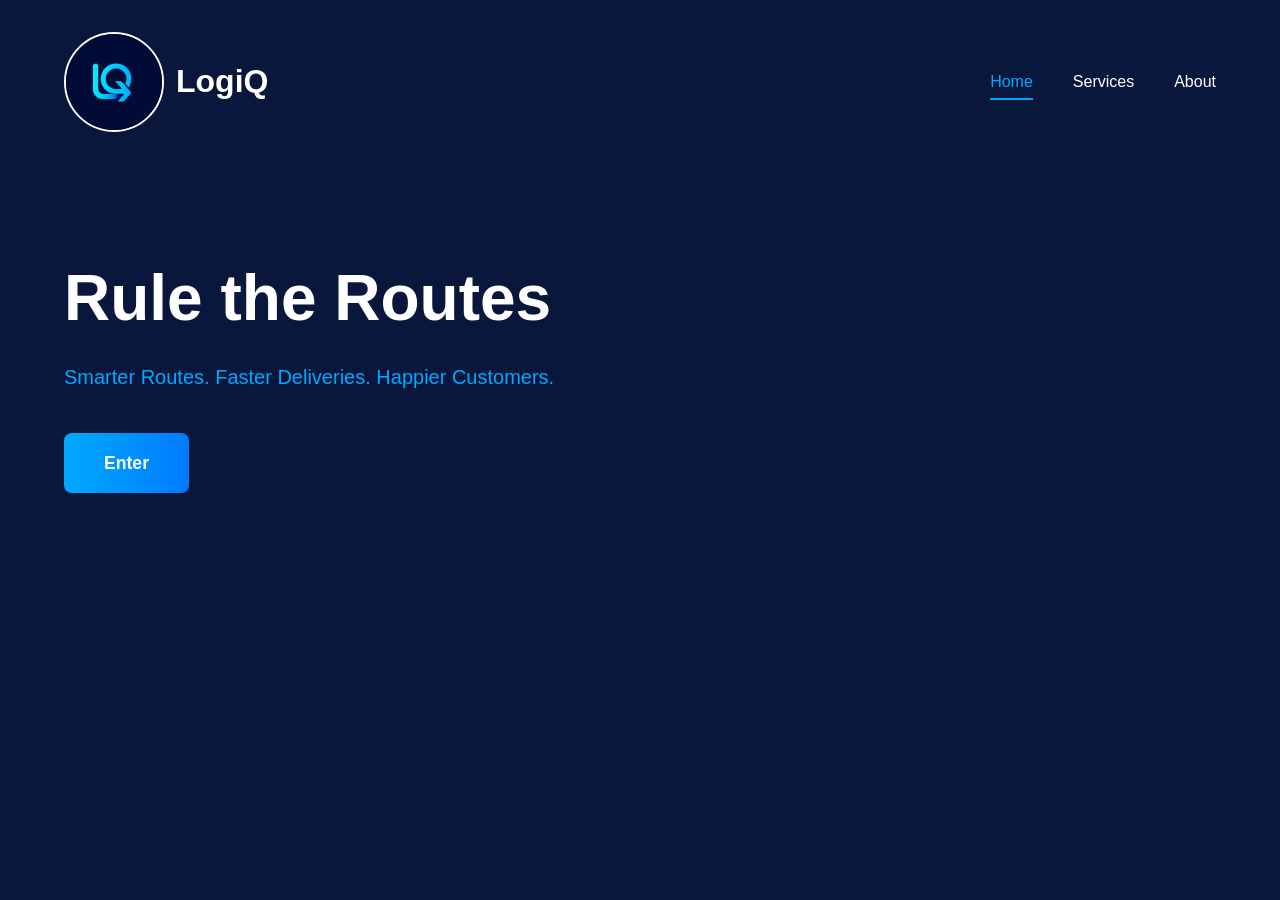
<file: index.html>
<!DOCTYPE html>
<html lang="en">
<head>
    <meta charset="UTF-8">
    <meta name="viewport" content="width=device-width, initial-scale=1.0">
    <title>LogiQ</title>

    <link href="home.css" rel="stylesheet">
</head>
<body>

    <header class="hero-section">
        <video class="background-video" src="index.mp4" autoplay loop muted playsinline></video>
        <div class="video-overlay"></div>

        <div class="container">
            <nav class="main-nav">
                <a href="#" class="logo">
                    <img src="logo.jpg" alt="LogiQ Logo">
                    <span>LogiQ</span>
                </a>
                <ul>
                    <li><a href="home.html" class="active">Home</a></li>
                    <li><a href="service.html">Services</a></li>
                    <li><a href="about.html">About</a></li>
                </ul>
            </nav>

            <div class="hero-content">
                <h1>Rule the Routes</h1>
                <p>Smarter Routes. Faster Deliveries. Happier Customers.</p>
                <div class="hero-buttons">
                    <a href="fleet.html" class="cta-button">Enter</a>
                </div>
            </div>
        </div>
    </header>
</body>
</html>
</file>
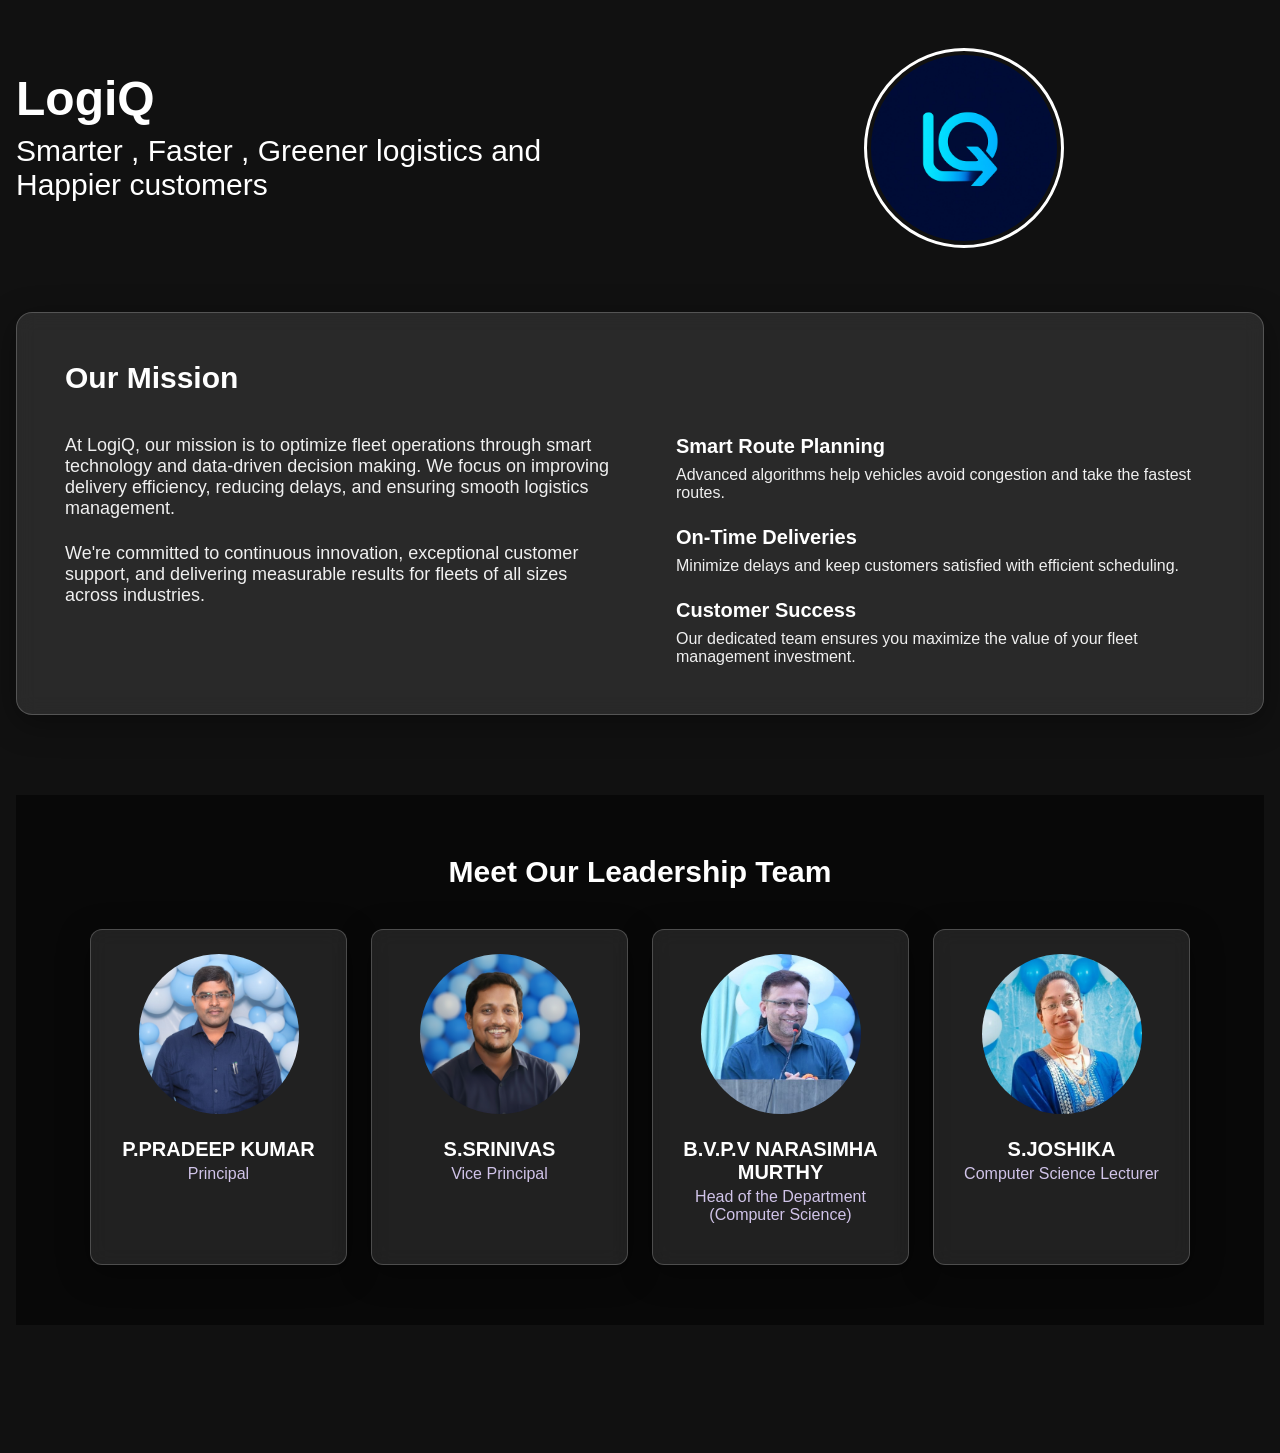
<file: about.html>
<!DOCTYPE html>
<html lang="en">
<head>
    <meta charset="UTF-8" />
    <meta name="viewport" content="width=device-width, initial-scale=1.0" />
    <title>About LogiQ</title>
    
    <link rel="stylesheet" href="about.css" />
    
</head>
<body>
    <div class="page-wrapper">
        <video autoplay muted loop playsinline class="page-background-video">
            <source src="about-back.mp4" type="video/mp4">
            Your browser does not support the video tag.
        </video>

        <main class="main-container">

            <section class="hero-section">
                <div class="hero-grid">
                    <div class="hero-text">
                        <h1>
                            LogiQ
                            <span>Smarter , Faster , Greener logistics and Happier customers</span>
                        </h1>
                    </div>
                    <div class="hero-image-card">
                        <img src="logo.jpg" alt="LogiQ Logo" />
                    </div>
                </div>
            </section>

            <section class="mission-section">
                <div class="mission-card">
                    <h2 class="section-title">Our Mission</h2>
                    <div class="mission-grid">
                        <div class="mission-text">
                            <p>
                                At LogiQ, our mission is to optimize fleet operations through 
                    smart technology and data-driven decision making. We focus on 
                    improving delivery efficiency, reducing delays, and ensuring 
                    smooth logistics management. 
                            </p>
                            <p>
                                We're committed to continuous innovation, exceptional customer support, and
                                delivering measurable results for fleets of all sizes across industries.
                            </p>
                        </div>
                        <div class="mission-points">
                            <div class="point">
                                <i class="fa-solid fa-leaf point-icon"></i>
                                <div>
                                    <h3>Smart Route Planning</h3>
                                    <p>Advanced algorithms help vehicles avoid congestion and take the fastest routes.</p>
                                </div>
                            </div>
                            <div class="point">
                                <i class="fa-solid fa-arrow-trend-up point-icon"></i>
                                <div>
                                    <h3>On-Time Deliveries</h3>
                                    <p>Minimize delays and keep customers satisfied with efficient scheduling.</p>
                                </div>
                            </div>
                            <div class="point">
                                <i class="fa-solid fa-headset point-icon"></i>
                                <div>
                                    <h3>Customer Success</h3>
                                    <p>Our dedicated team ensures you maximize the value of your fleet management investment.</p>
                                </div>
                            </div>
                        </div>
                    </div>
                </div>
            </section>

            <section class="leadership-section">
                <div class="video-background">
                    <video autoplay muted loop playsinline>
                        <source src="about-back.mp4" type="video/mp4">
                        Your browser does not support the video tag.
                    </video>
                </div>

                <div class="content-overlay">
                    <h2 class="section-title white-text">Meet Our Leadership Team</h2>
                    <div class="leadership-grid">
                        <div class="leader-card">
                            <div class="leader-image-container">
                                <img src="principal.jpg" alt="principal portrait" />
                            </div>
                            <div class="leader-content">
                                <h3>P.PRADEEP KUMAR</h3>
                                <p class="leader-title">Principal</p>
                              
                            </div>
                        </div>

                        <div class="leader-card">
                            <div class="leader-image-container">
                                <img src="viceprincipal.jpg" alt="vice principal portrait" />
                            </div>
                            <div class="leader-content">
                                <h3>S.SRINIVAS</h3>
                                <p class="leader-title">Vice Principal</p>
                                
                            </div>
                        </div>

                        <div class="leader-card">
                            <div class="leader-image-container">
                                <img src="hod.jpg" alt="HOD portrait" />
                            </div>
                            <div class="leader-content">
                                <h3>B.V.P.V NARASIMHA MURTHY</h3>
                                <p class="leader-title">Head of the Department<br>
                                    (Computer Science)</p>
                                
                            </div>
                        </div>

                        <div class="leader-card">
                            <div class="leader-image-container">
                                <img src="josh.jpg" alt="Joshika mam" />
                            </div>
                            <div class="leader-content">
                                <h3>S.JOSHIKA</h3>
                                <p class="leader-title">Computer Science Lecturer</p>
                              
                            </div>
                        </div>

                    </div>
                </div>
            </section>
        </main>
    </div>
</body>
</html>
</file>
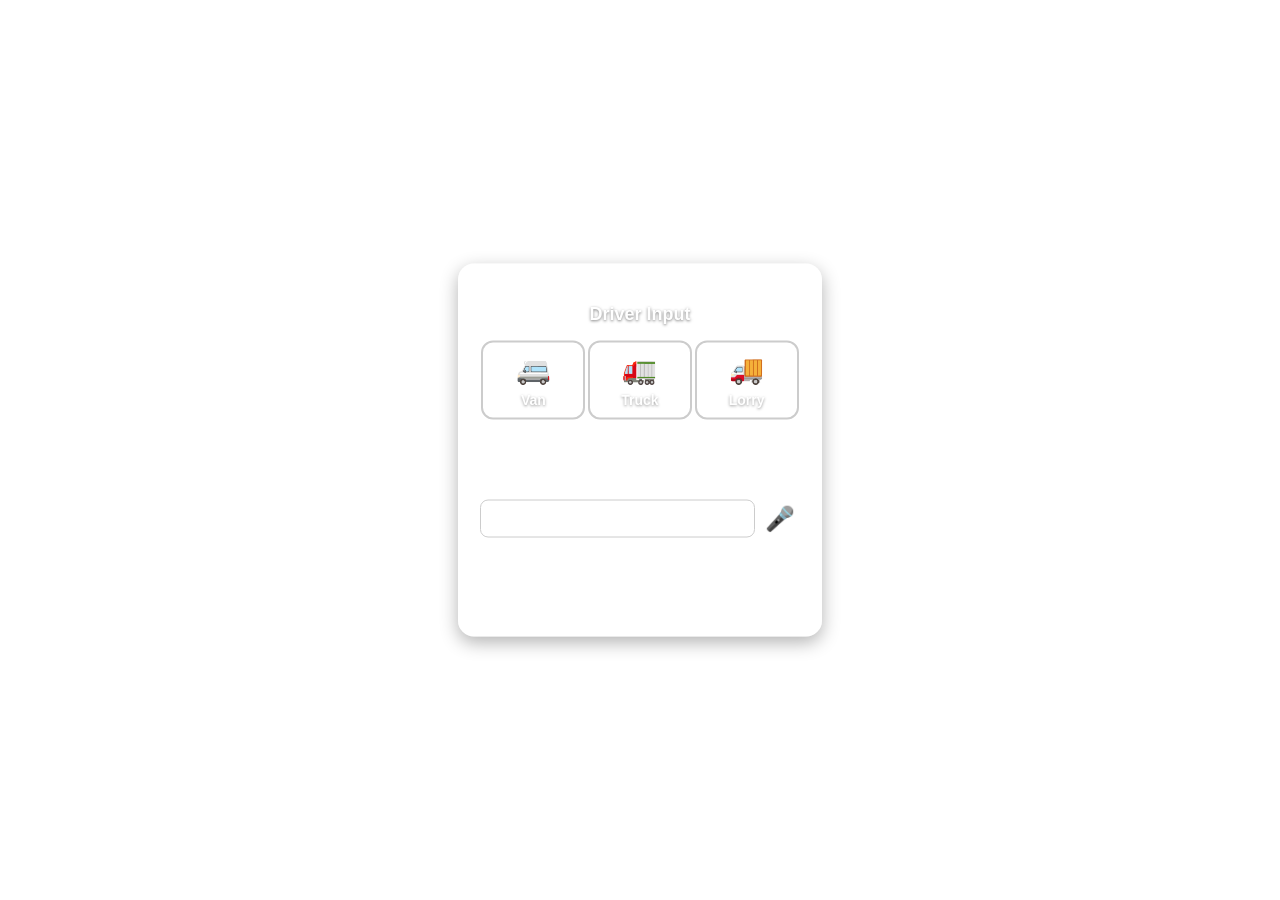
<file: fleet.html>
<!DOCTYPE html>
<html lang="en">
<head>
  <meta charset="UTF-8" />
  <title>The LogiQ Way</title>
  <meta name="viewport" content="width=device-width, initial-scale=1" />
  <link rel="stylesheet" href="fleet.css">

</head>
<body>

  <!-- Background Video -->
  <video autoplay muted loop id="bgVideo">
    <source src="fleet.mp4" type="video/mp4">
  </video>

  <!-- Driver Input Panel -->
  <div class="panel">
    <h3>Driver Input</h3>
    <div class="vehicles">
      <div class="vehicle-option" id="van"><div style="font-size:28px;">🚐</div><span>Van</span></div>
      <div class="vehicle-option" id="truck"><div style="font-size:28px;">🚛</div><span>Truck</span></div>
      <div class="vehicle-option" id="lorry"><div style="font-size:28px;">🚚</div><span>Lorry</span></div>
    </div>
    <select id="cc"></select>
    <div style="display:flex; align-items:center;">
      <input id="destInput" type="text" placeholder="Enter destination" />
      <button class="mic-btn" id="micBtn">🎤</button>
    </div>
    <button id="okBtn" class="ok-btn">OK</button>
  </div>

  <script>
    let selectedVehicle = null;
    let selectedCC = "1500 CC";

    const vehicles = document.querySelectorAll(".vehicle-option");
    const ccSelect = document.getElementById("cc");
    const ccOptions = {
      van: ["1500 CC", "2000 CC", "2500 CC"],
      truck: ["4000 CC", "5000 CC", "6000 CC", "7000 CC"],
      lorry: ["6000 CC", "7000 CC", "8000 CC", "9000 CC", "10000 CC"]
    };

    vehicles.forEach(v => {
      v.addEventListener("click", () => {
        vehicles.forEach(b => b.classList.remove("active"));
        v.classList.add("active");
        selectedVehicle = v.id;

        ccSelect.innerHTML = "";
        ccOptions[selectedVehicle].forEach(cc => {
          const option = document.createElement("option");
          option.textContent = cc;
          ccSelect.appendChild(option);
        });
        selectedCC = ccSelect.value;
      });
    });

    ccSelect.addEventListener("change", () => selectedCC = ccSelect.value);

    // Voice input
    const micBtn = document.getElementById("micBtn");
    const destInput = document.getElementById("destInput");
    if ('webkitSpeechRecognition' in window) {
      const recognition = new webkitSpeechRecognition();
      recognition.lang = "en-IN";
      recognition.onresult = e => destInput.value = e.results[0][0].transcript;
      micBtn.addEventListener("click", () => recognition.start());
    }

    // Function to redirect to map page
    function redirectToMap() {
      const query = destInput.value;
      if (!query) return alert("Enter destination!");
      if (!selectedVehicle) return alert("Select vehicle type!");

      const cc = ccSelect.value;
      window.location.href = `map.html?vehicle=${selectedVehicle}&cc=${cc}&dest=${encodeURIComponent(query)}`;
    }

    // OK button click
    document.getElementById("okBtn").addEventListener("click", redirectToMap);

    // Enter key press
    destInput.addEventListener("keypress", function(e) {
      if (e.key === "Enter") {
        e.preventDefault();
        redirectToMap();
      }
    });
  </script>

</body>
</html>
</file>
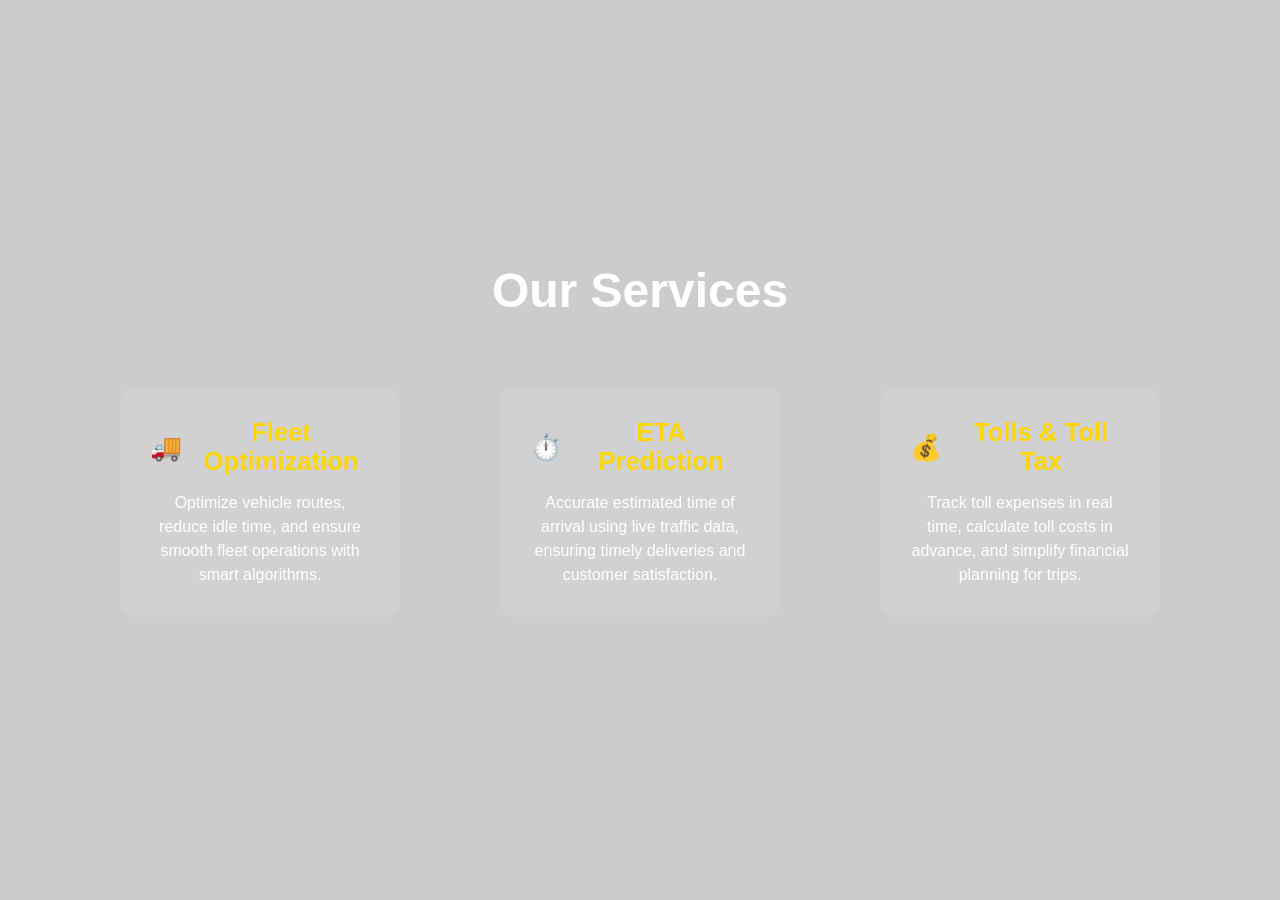
<file: service.html>
<!DOCTYPE html>
<html lang="en">
<head>
  <meta charset="UTF-8">
  <meta name="viewport" content="width=device-width, initial-scale=1.0">
  <title>Our Services</title>
  <style>
    /* Reset */
    * {
      margin: 0;
      padding: 0;
      box-sizing: border-box;
    }

    body, html {
      height: 100%;
      font-family: Arial, sans-serif;
      color: white;
    }

    /* Background video */
    #bg-video {
      position: fixed;
      right: 0;
      bottom: 0;
      min-width: 100%;
      min-height: 100%;
      object-fit: cover;
      z-index: -1;
    }

    /* Overlay to improve readability */
    .overlay {
      background: rgba(0, 0, 0, 0.2);
      position: absolute;
      top: 0;
      left: 0;
      width: 100%;
      height: 100%;
      display: flex;
      flex-direction: column;
      align-items: center;
      justify-content: center;
      padding: 40px 20px;
    }

    .title {
      font-size: 3rem;
      margin-bottom: 50px;
      text-align: center;
    }

    /* Service Blocks */
    .services-container {
      display: flex;
      gap: 60px; /* increased spacing between service boxes */
      flex-wrap: wrap;
      justify-content: center;
    }

    .service-box {
      background: rgba(255, 255, 255, 0.1);
      padding: 30px;
      border-radius: 15px;
      width: 280px;
      text-align: center;
      transition: transform 0.3s, background 0.3s;
      margin: 20px; /* extra space around each box */
    }

    /* Headings inline */
    .service-box h2 {
      font-size: 1.6rem;
      margin-bottom: 15px;
      color: #FFD700;
      display: flex;
      align-items: center;
      justify-content: center;
      gap: 10px; /* space between icon and text */
    }

    .service-box p {
      font-size: 1rem;
      line-height: 1.5;
    }

    .service-box:hover {
      transform: scale(1.05);
      background: rgba(255, 255, 255, 0.2);
    }

    /* Responsive */
    @media (max-width: 768px) {
      .title {
        font-size: 2rem;
      }
      .services-container {
        flex-direction: column;
        align-items: center;
      }
      .service-box {
        width: 90%;
      }
    }
  </style>
</head>
<body>
  <!-- Background Video -->
  <video autoplay muted loop id="bg-video">
    <source src="services.mp4" type="video/mp4">
  </video>

  <!-- Content Overlay -->
  <div class="overlay">
    <h1 class="title">Our Services</h1>
    <div class="services-container">
      <div class="service-box">
        <h2><span>🚚</span> Fleet Optimization</h2>
        <p>Optimize vehicle routes, reduce idle time, and ensure smooth fleet operations with smart algorithms.</p>
      </div>
      <div class="service-box">
        <h2><span>⏱️</span> ETA Prediction</h2>
        <p>Accurate estimated time of arrival using live traffic data, ensuring timely deliveries and customer satisfaction.</p>
      </div>
      <div class="service-box">
        <h2><span>💰</span> Tolls & Toll Tax</h2>
        <p>Track toll expenses in real time, calculate toll costs in advance, and simplify financial planning for trips.</p>
      </div>
    </div>
  </div>
</body>
</html>
</file>
<file: home.css>
* {
    margin: 0;
    padding: 0;
    box-sizing: border-box;
}

body {
    font-family: 'Poppins', sans-serif;
    background-color: #0a183d;
    color: #ffffff;
    line-height: 1.6;
}

.hero-section {
    position: relative; 
    min-height: 100vh;
    padding: 2rem 0;
    overflow: hidden; 
    display: flex;
    flex-direction: column;
}

.background-video {
    position: absolute;
    top: 50%;
    left: 50%;
    width: 100%;
    height: 100%;
    object-fit: cover; 
    transform: translate(-50%, -50%);
    z-index: -2; 
}

.video-overlay {
    position: absolute;
    top: 0;
    left: 0;
    width: 100%;
    height: 100%;
    background-color: rgba(10, 24, 61, 0.2); 
    z-index: -1; 
}

.container {
    width: 100%;      
    padding: 0 5%;  
    position: relative; 
}


.main-nav {
    display: flex;
    align-items: center;
    padding-bottom: 8rem;
    font-family: 'Montserrat', sans-serif;
}

.logo {
    display: flex;
    align-items: center;
    text-decoration: none;
    font-family: 'Montserrat', sans-serif; 
    color: #ffffff;
    font-size: 2rem;
    font-weight: 700;
}

.logo img {
    height: 100px;
    margin-right: 0.75rem;
    border-radius: 50%;
    border: 2px solid white;
}

.main-nav ul {
    list-style: none;
    display: flex;
    gap: 2.5rem;
    margin-left: auto;
}

.main-nav ul li a {
    text-decoration: none;
    color: #ffffff;
    font-size: 1rem;
    font-weight: 400;
    padding-bottom: 0.5rem;
    transition: color 0.3s ease;
}

.main-nav ul li a:hover {
    color: #00a9ff;
}

.main-nav ul li a.active {
    color: #00a9ff;
    border-bottom: 2px solid #00a9ff;
}


.hero-content {
    text-align: left;
}

.hero-content h1 {
    font-size: 4rem;
    font-weight: 700;
    line-height: 1.2;
    margin-bottom: 1.5rem;
    font-family: 'Montserrat', sans-serif; 
}

.hero-content p {
    font-size: 1.25rem;
    color: #00a9ff;
    margin-bottom: 2.5rem;
}


.cta-button {
    font-family: 'Poppins', sans-serif;
    font-size: 1.1rem;
    font-weight: 600;
    color: #ffffff;
    background: linear-gradient(90deg, #00a9ff, #007bff);
    border: none;
    border-radius: 8px;
    padding: 1rem 2.5rem;
    cursor: pointer;
    text-decoration: none;   
    display: inline-block;   
    transition: transform 0.3s ease, box-shadow 0.3s ease, background 0.4s ease;
}

.cta-button:hover {
    transform: translateY(-3px);
    box-shadow: 0 10px 20px rgba(0, 169, 255, 0.4);
    background: linear-gradient(90deg, #0090e0, #005fcc); 
    text-decoration: none;   
}
</file>
<file: about.css>
/* Basic Reset and Typography */
* {
    margin: 0;
    padding: 0;
    box-sizing: border-box;
}

body {
    font-family: 'Open Sans', 'Lato', sans-serif;
    background-color: #111; /* Fallback color */
}

.page-wrapper {
    min-height: 100vh;
    position: relative; 
    overflow: hidden; 
}

.page-background-video {
    position: absolute;
    top: 0;
    left: 0;
    width: 100%;
    height: 100%;
    object-fit: cover;
    z-index: -1;
}

.main-container {
    max-width: 1280px;
    margin-left: auto;
    margin-right: auto;
    padding: 3rem 1rem;
    position: relative;
    z-index: 1;
}

.section-title {
    font-size: 1.875rem;
    font-weight: 700;
    margin-bottom: 2.5rem;
    position: relative;
    color: #fff; /* Make section titles white by default to work on transparent backgrounds */
}

/* --- Hero Section --- */
.hero-section {
    margin-bottom: 4rem;
}

.hero-grid {
    display: grid;
    grid-template-columns: 1fr;
    gap: 3rem;
    align-items: center;
}

.hero-text h1 {
    font-size: 2.25rem;
    font-weight: 700;
    color: #fff;
    margin-bottom: 1.5rem;
}

.hero-text h1 span {
    display: block;
    font-size: 1.5rem;
    font-weight: 400;
    margin-top: 0.5rem;
}

.hero-text p {
    font-size: 1.125rem;
    color: #e5e7eb;
    margin-bottom: 2rem;
}

.hero-image-card {
    position: relative;
    display: flex;
    align-items: center;
    justify-content: center;
    background-color: transparent;
    box-shadow: none;
    border-radius: 0;
    height: auto;
}

.hero-image-card:hover img {
    transform: scale(1.05);
}

.hero-image-card img {
    width: 200px;
    height: 200px;
    object-fit: contain;
    transition: transform 0.3s ease;
    border: 3px solid white;
    padding: 0.25rem;
    border-radius: 50%;
}

/* --- Mission Section --- */
.mission-section {
    margin-bottom: 5rem;
}

.mission-card {
    background-color: rgba(255, 255, 255, 0.1);
    backdrop-filter: blur(10px);
    border: 1px solid rgba(255, 255, 255, 0.2);
    color: #f0f0f0;
    border-radius: 1rem;
    box-shadow: 0 8px 32px 0 rgba(0, 0, 0, 0.37);
    padding: 2rem;
    position: relative;
    overflow: hidden;
    transition: background-color 0.3s ease, border 0.3s ease;
}

.mission-card:hover {
    background-color: rgba(255, 255, 255, 0.25);
    border: 1px solid rgba(255, 255, 255, 0.4);
}

.mission-grid {
    display: grid;
    grid-template-columns: 1fr;
    gap: 2.5rem;
    position: relative;
}

.mission-text p {
    font-size: 1.125rem;
    margin-bottom: 1.5rem;
}
.mission-text p:last-child {
    margin-bottom: 0;
}

.mission-points .point {
    display: flex;
    align-items: flex-start;
    margin-bottom: 1.5rem;
}
.mission-points .point:last-child {
    margin-bottom: 0;
}

.point-icon {
    color: #fff;
    font-size: 1.5rem;
    margin-right: 1rem;
    margin-top: 0.25rem;
}

.point h3 {
    font-size: 1.25rem;
    font-weight: 600;
    color: #fff;
    margin-bottom: 0.5rem;
}


/* --- Leadership Section --- */
.leadership-section {
    position: relative;
    overflow: hidden;
    padding: 60px 20px;
    color: #fff;
    margin-bottom: 5rem;
}

.video-background {
    position: absolute;
    top: 0;
    left: 0;
    width: 100%;
    height: 100%;
    z-index: -1;
}

.video-background video {
    width: 100%;
    height: 100%;
    object-fit: cover;
}

.leadership-section::before {
    content: '';
    position: absolute;
    top: 0;
    left: 0;
    width: 100%;
    height: 100%;
    background-color: rgba(0, 0, 0, 0.5);
    z-index: 0;
}

.content-overlay {
    position: relative;
    z-index: 1;
    text-align: center;
}

.leadership-grid {
    display: flex;
    gap: 1.5rem;
    max-width: 1100px;
    margin: 0 auto;
}

.leader-card {
    background-color: rgba(255, 255, 255, 0.1); /* Semi-transparent white */
    backdrop-filter: blur(10px); /* Frosted glass effect */
    border: 1px solid rgba(255, 255, 255, 0.2); /* Subtle border */
    border-radius: 0.75rem;
    box-shadow: 0 8px 32px 0 rgba(0, 0, 0, 0.37); /* Adjusted shadow */
    overflow: hidden;
    transition: background-color 0.3s ease, border-color 0.3s ease, box-shadow 0.3s ease; /* Updated transition */
    text-align: center; /* Centered the text to match the centered image */
    flex: 1; /* This allows the cards to grow and shrink to fill the space */
    min-width: 0; /* This allows cards to shrink properly in a flex container */
}

.leader-card:hover {
    border-color: #90d5ff; /* Icy blue border on hover */
    box-shadow: 0 0 20px rgba(144, 213, 255, 0.7); /* Icy blue glow effect */
}

.leader-image-container {
    width: 10rem; /* Reduced size to help cards fit better */
    height: 10rem; /* Reduced size to match width */
    overflow: hidden;
    border-radius: 50%; /* This makes the container a circle */
    margin: 1.5rem auto 0; /* This centers the image and adds space above it */
}

.leader-image-container img {
    width: 100%;
    height: 100%;
    object-fit: cover;
    transition: transform 0.3s ease;
}

.leader-card:hover .leader-image-container img {
    transform: scale(1.05);
}

.leader-content {
    padding: 1.5rem;
}

.leader-content h3 {
    font-size: 1.25rem;
    font-weight: 600;
    color: #ffffff;
    margin-bottom: 0.25rem;
}

.leader-title {
    color: #d1c4e9; /* Light purple for contrast */
    font-weight: 500;
    margin-bottom: 1rem;
}

.leader-bio {
    color: #f0f0f0; /* Light gray for readability */
    margin-bottom: 1rem;
    font-size: 0.9rem;
}

.social-links {
    display: flex;
    gap: 0.75rem;
}

.social-icon {
    width: 2rem;
    height: 2rem;
    display: flex;
    align-items: center;
    justify-content: center;
    border-radius: 9999px;
    background-color: #f3f4f6;
    color: #4b5563;
    text-decoration: none;
    transition: all 0.2s ease;
}

.social-icon:hover {
    background-color: #e9e5ff;
    color: #631bff;
}

/* --- Responsive Design --- */
@media (min-width: 768px) { /* Corrected breakpoint */
    .mission-card {
        padding: 3rem;
    }
    .mission-grid {
        grid-template-columns: repeat(2, 1fr);
    }
    .hero-text h1 {
        font-size: 3rem;
    }
    .hero-text h1 span {
        font-size: 1.875rem;
    }
    /* Removed conflicting leadership-grid styles */
}

@media (min-width: 1024px) {
    .hero-grid {
        grid-template-columns: repeat(2, 1fr);
    }
    /* Removed conflicting leadership-grid styles */
}
</file>
<file: fleet.css>
html, body { 
  height: 100%; 
  margin: 0;
  padding: 0; 
  font-family: Inter, Arial, sans-serif; 
}

/* Background video styling */
#bgVideo {
  position: fixed;
  top: 0;
  left: 0;
  width: 100%;
  height: 100%;
  object-fit: cover; /* Ensures video covers full screen */
  z-index: -1; /* Keeps it behind content */
}

/* Driver Input panel */
.panel {
  position: absolute; 
  top: 50%; 
  left: 50%; 
  transform: translate(-50%, -50%);
  z-index: 1000; 
  background: transparent; 
  padding: 20px; 
  border-radius: 16px;
  box-shadow: 0 6px 18px rgba(0,0,0,.3); 
  width: 320px; 
  text-align: left;
  transition: 0.3s;
  border: 2px solid rgba(255, 255, 255, 0.5); /* Added a subtle white border */
}

/* Blue glow on hover */
.panel:hover {
  box-shadow: 0 0 25px 6px rgba(0, 220, 255, 0.7);
  transform: translate(-50%, -50%) scale(1.02);
}

.vehicle-option:hover {
  box-shadow: 0 0 10px 6px rgba(0, 220, 255, 0.7);
  transform: translate(-5%, -5%) scale(1.02);
}

.panel h3 {
  margin-bottom: 16px;
  font-size: 18px;
  color: white; 
  text-shadow: 0 1px 3px rgba(0,0,0,0.5); 
  text-align: center;
}

.vehicles { 
  display: flex; 
  justify-content: space-around; 
  margin-bottom: 16px; 
}

.vehicle-option {
  display: flex; 
  flex-direction: column; 
  align-items: center;
  cursor: pointer; 
  border: 2px solid #ccc; 
  border-radius: 12px;
  padding: 10px; 
  width: 80px; 
  transition: 0.2s;
}

.vehicle-option.active {
  border-color: purple; 
  background: transparent; 
  border-width: 4px;
}

/* When a vehicle is active, make its text dark again to be visible on the light background */
.vehicle-option.active span {
  color: purple; 
  text-shadow: none; 
}

#destInput{
  background:transparent;
  color: white; /* Added to make typed text visible */
}

#destInput::placeholder {
  color: rgba(255, 255, 255, 0.7);
  font-size: 16px; /* Adjusted font size slightly */
}

.vehicle-option span {
  margin-top: 6px; 
  font-size: 14px; 
  font-weight: 600;
  color: white; 
  text-shadow: 0 1px 3px rgba(0,0,0,0.4); 
}

select, input {
  width: 100%; 
  margin: 8px 0; 
  padding: 10px;
  border-radius: 8px; 
  border: 1px solid #ccc; 
  font-size: 14px;
}

/* --- Dropdown Styling --- */
#cc {
  background: transparent;
  color: white;
  border: 1px solid white;
}

/* --- Style for the options when the dropdown is opened --- */
#cc option {
  background-color: #333;
  color: white;
}

/* --- Microphone Button Styling --- */
#micBtn {
  background: transparent;
  border: none;
  color: white;
  font-size: 24px;
  cursor: pointer;
  padding: 0 5px;
  margin-left: 5px;
}

/* --- UPDATED: OK Button Styling --- */
.ok-btn {
  display: block;
  margin: 20px auto 0;
  padding: 15px 40px;
  border: 2px solid #fff; /* White outline */
  outline: none;
  color: #FFF;
  background-color: transparent; /* Transparent background */
  cursor: pointer;
  position: relative;
  border-radius: 12px;
  font-weight: bold;
  transition: all 0.3s ease-in-out;
  /* animation: glowing-border 2s ease-in-out infinite alternate; / / Glowing animation REMOVED from here */
}

/* Hover effect intensifies the glow */
.ok-btn:hover {
  /* box-shadow: 0 0 15px #fff, 0 0 25px #fff; / / This static shadow is replaced by the animation */
  animation: glowing-border 2s ease-in-out infinite alternate; /* Glowing animation ADDED here */
  color: #fff;
}

/* Active state for click feedback */
.ok-btn:active{
  background-color: rgba(255, 255, 255, 0.2);
}

/* Animation for the glowing border effect */
@keyframes glowing-border {
  from {
    box-shadow: 0 0 5px #fff, 0 0 10px #fff;
  }
  to {
    box-shadow: 0 0 10px #fff, 0 0 20px #fff;
  }
}
</file>
